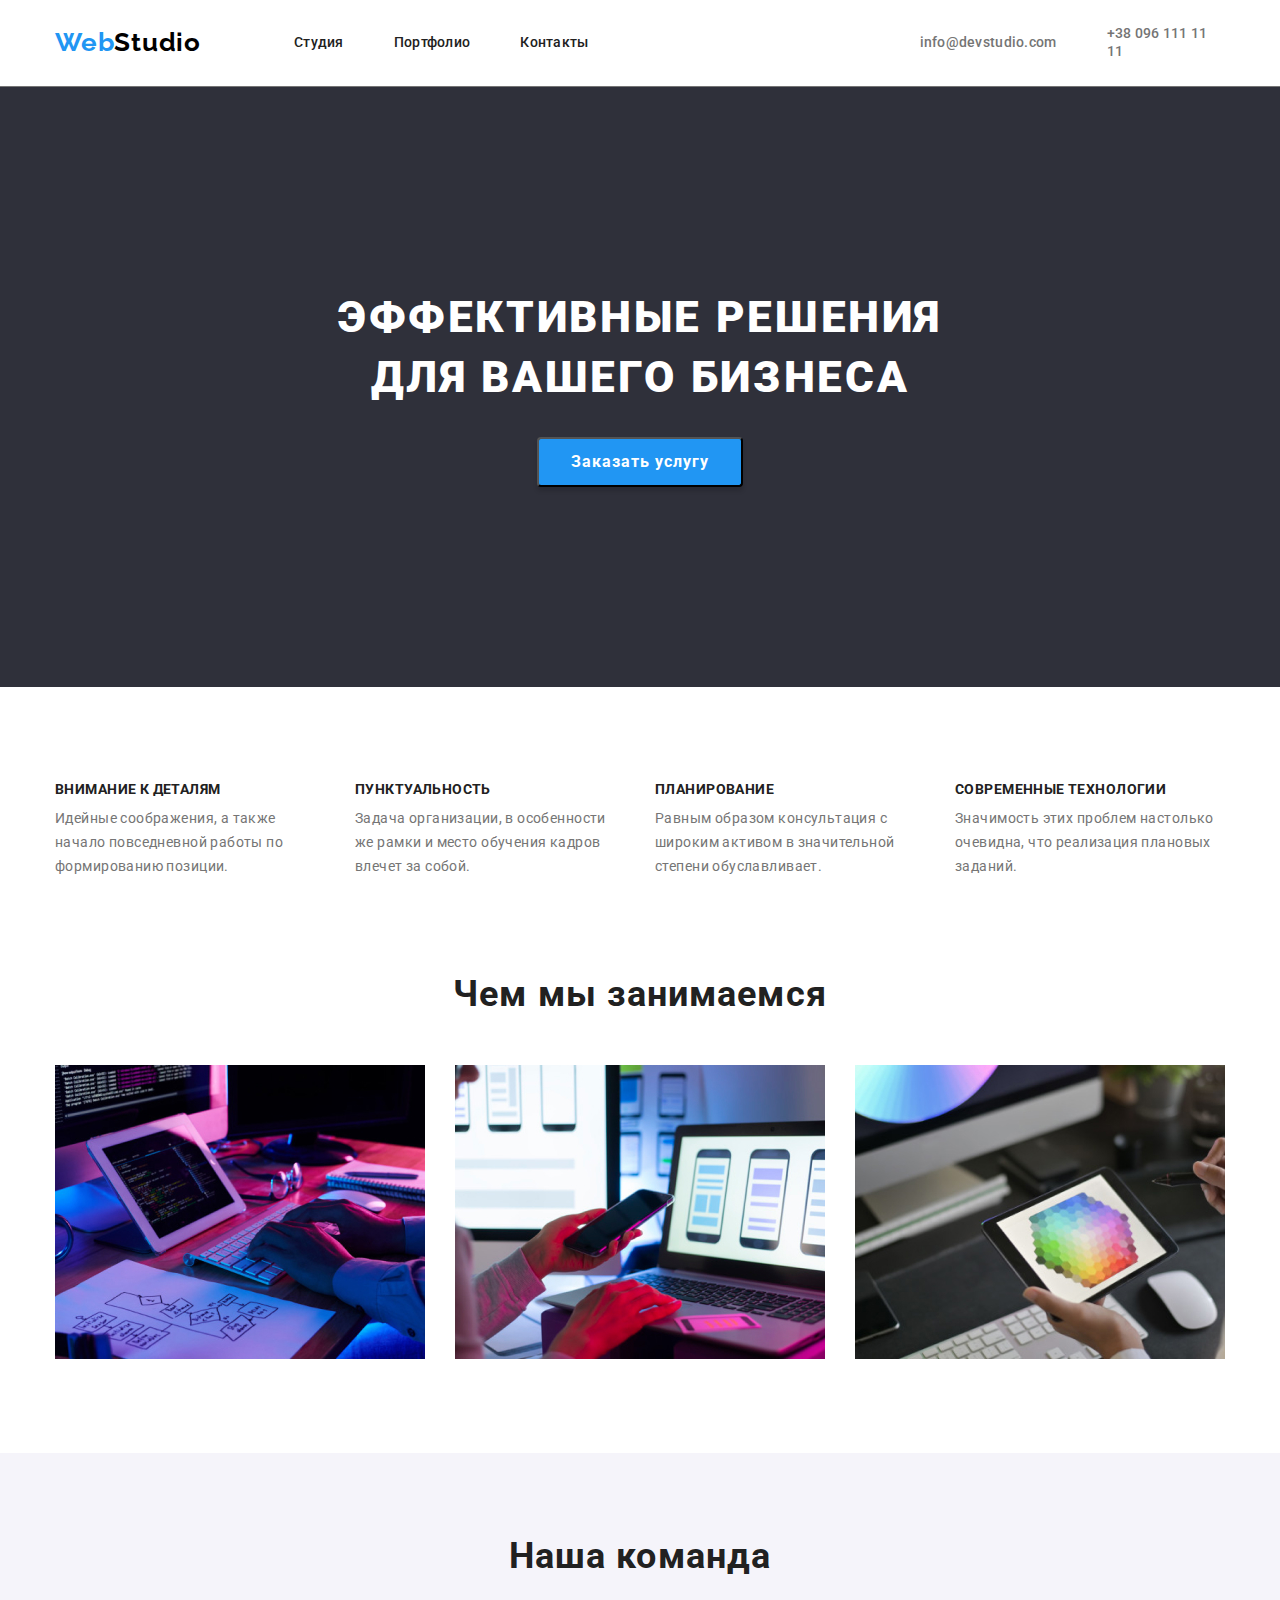
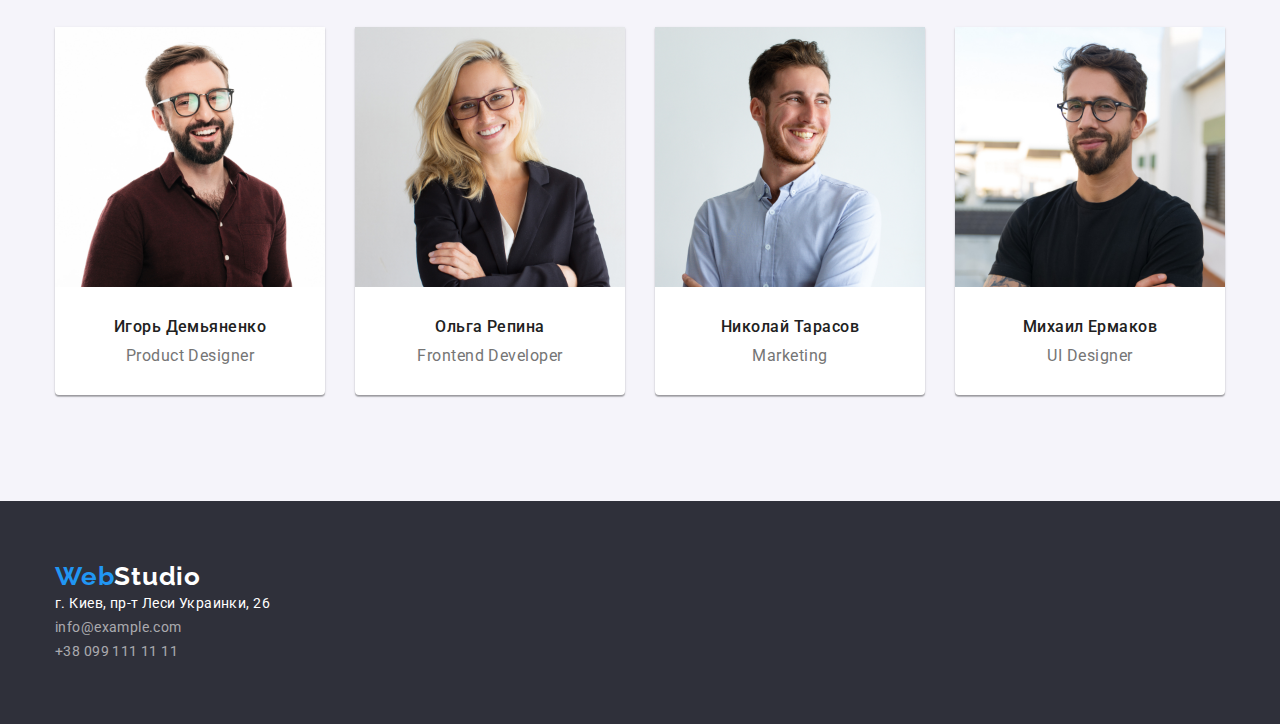
<file: index.html>
<!DOCTYPE html>
<html lang="ru">
<head>
    <meta charset="UTF-8">
    <meta name="viewport" content="width=device-width, initial-scale=1.0"/>
    <title>Студия</title>
    <link rel="preconnect" href="https://fonts.gstatic.com">
    <link href="https://fonts.googleapis.com/css2?family=Raleway:wght@700&family=Roboto:wght@400;500;700;900&display=swap"
        rel="stylesheet">
    <link rel="stylesheet" href="https://cdnjs.cloudflare.com/ajax/libs/modern-normalize/1.0.0/modern-normalize.min.css">
    
    <link rel="stylesheet" href="./css/style.css"/>
</head>
<body>
        <!--Шапка-->
    <header class="header">
        <div class="container">
            <nav class="header-nav">
                <p class="logo-item ">
                    <a class="logotype link" href="/index.html" aria-label="логотип сайта" lang="en"><span
                            class="logotype-text">Web</span>Studio</a>
                </p>
                <ul class="menu-nav list">
                    <li class="menu-nav-item"><a class="menu-nav-link-studio link" href="">Студия</a></li>
                    <li class="menu-nav-item"><a class="menu-nav-link-portfolio link" href="./portfolio.html">Портфолио</a></li>
                    <li class="menu-nav-item"><a class="menu-nav-link-contacts link" href="">Контакты</a></li>
                </ul>
                        
            <address class="address">
                <ul class="address-item list">
                    <li class="addres-contacts">
                        <a class="header-mail link" href="mailto:info@devstudio.com">info@devstudio.com</a>
                    </li>
                    <li class="addres-contacts">
                        <a class="header-tel link" href="tel:+380961111111">+38 096 111 11 11</a>
                    </li>
                </ul>
            </address>
            </nav>
        </div>
            
    </header>
    <main>
        <!--Герой-->
        <section class="hero">
            <div class="container">
            <h1 class="hero-title">Эффективные решения <br/>для вашего бизнеса</h1>
            <button class="modal-btn" type="button">Заказать услугу</button>
            </div>
        </section>
        <!--Особенности-->
        <section class="features">
            <div class="container">
            <h2 class="features-title">Особенности</h2>
            <ul class="features-list list">
                <li class="features-studios">
                    <h3 class="features-names">Внимание к деталям</h3>
                    <p class="features-information">Идейные соображения, а также начало повседневной работы по формированию позиции.</p>
                </li>
                <li class="features-studios">
                    <h3 class="features-names">Пунктуальность</h3>
                    <p class="features-information">Задача организации, в особенности же рамки и место обучения кадров влечет за собой.</p>
                </li>
                <li class="features-studios">
                    <h3 class="features-names">Планирование</h3>
                    <p class="features-information">Равным образом консультация с широким активом в значительной степени обуславливает.</p>
                </li>
                <li class="features-studios">
                    <h3 class="features-names">Современные технологии</h3>
                    <p class="features-information">Значимость этих проблем настолько очевидна, что реализация плановых заданий.</p>
                </li>
            </ul>
            </div>
        </section>
        <!--Чем мы занимаемся-->
        <section class="occupation">
            <div class="container">
            <h2 class="occupation-title">Чем мы занимаемся</h2>
            <ul class="occupation-list list">
                <li class="occupation-studios">
                    <img class="occupation-img" src="./images/page_1.jpg" alt="человек наберает текст на клавиатуре" width="370" height="294"/>
                </li>
                <li class="occupation-studios">
                    <img class="occupation-img" src="./images/page_2.jpg" alt="человек держит в руках мобильный телефон" width="370" height="294"/>
                </li>
                <li class="occupation-studios">
                    <img class="occupation-img" src="./images/page_3.jpg" alt="человек держит в руках планшет" width="370" height="294"/>
                </li>
            </ul>
            </div>
        </section>
        <!--Команда-->
        <section class="team">
            <div class="container">
            <h2 class="team-title">Наша команда</h2>
            <ul class="team-list list">
                <li class="team-people">
                    <img class="team-employee-photo" src="./images/team_1.jpg" alt="Игорь Демьяненко" width="270" height="260"/>
                    <h3 class="team-employee">Игорь Демьяненко</h3>
                    <p class="team-profession">Product Designer</p>
                </li>
                <li class="team-people">
                    <img class="team-employee-photo" src="./images/team_2.jpg" alt="Ольга Репина" width="270" height="260" />
                    <h3 class="team-employee">Ольга Репина</h3>
                    <p class="team-profession">Frontend Developer</p>
                </li>
                <li class="team-people">
                    <img class="team-employee-photo" src="./images/team_3.jpg" alt="Николай Тарасов" width="270" height="260" />
                    <h3 class="team-employee">Николай Тарасов</h3>
                    <p class="team-profession">Marketing</p>
                </li>
                <li class="team-people">
                    <img class="team-employee-photo" src="./images/team_4.jpg" alt="Михаил Ермаков" width="270" height="260" />
                    <h3 class="team-employee">Михаил Ермаков</h3>
                    <p class="team-profession">UI Designer</p>
                </li>
            </ul>
            </div>
        </section>
    </main>
    <!--Футер-->
    <footer class="footer">
        <div class="container">
        <p class="footer-logo">
            <a class="footer-logotype link" href="/index.html" aria-label="логотип сайта" lang="en"><span class="logotype-text">Web</span>Studio</a>
        </p>
        <address class="footer-address">
            <ul class="footer-list list">
                <li class="footer-item">
                     <a class="footer-maps link" href="https://goo.gl/maps/rqnTtYaNrmq5ux3MA" target="_blank">г. Киев, пр-т Леси Украинки, 26</a>
                </li>
                 <li class="footer-item">
                     <a class="footer-mail link" href="mailto:info@example.com">info@example.com</a>
                 </li>
                 <li class="footer-item">
                    <a class="footer-tel link" href="tel:+380991111111">+38 099 111 11 11</a>
                 </li>
            </ul>
        </address>
        </div>
    </footer>
</body>
</html>
</file>
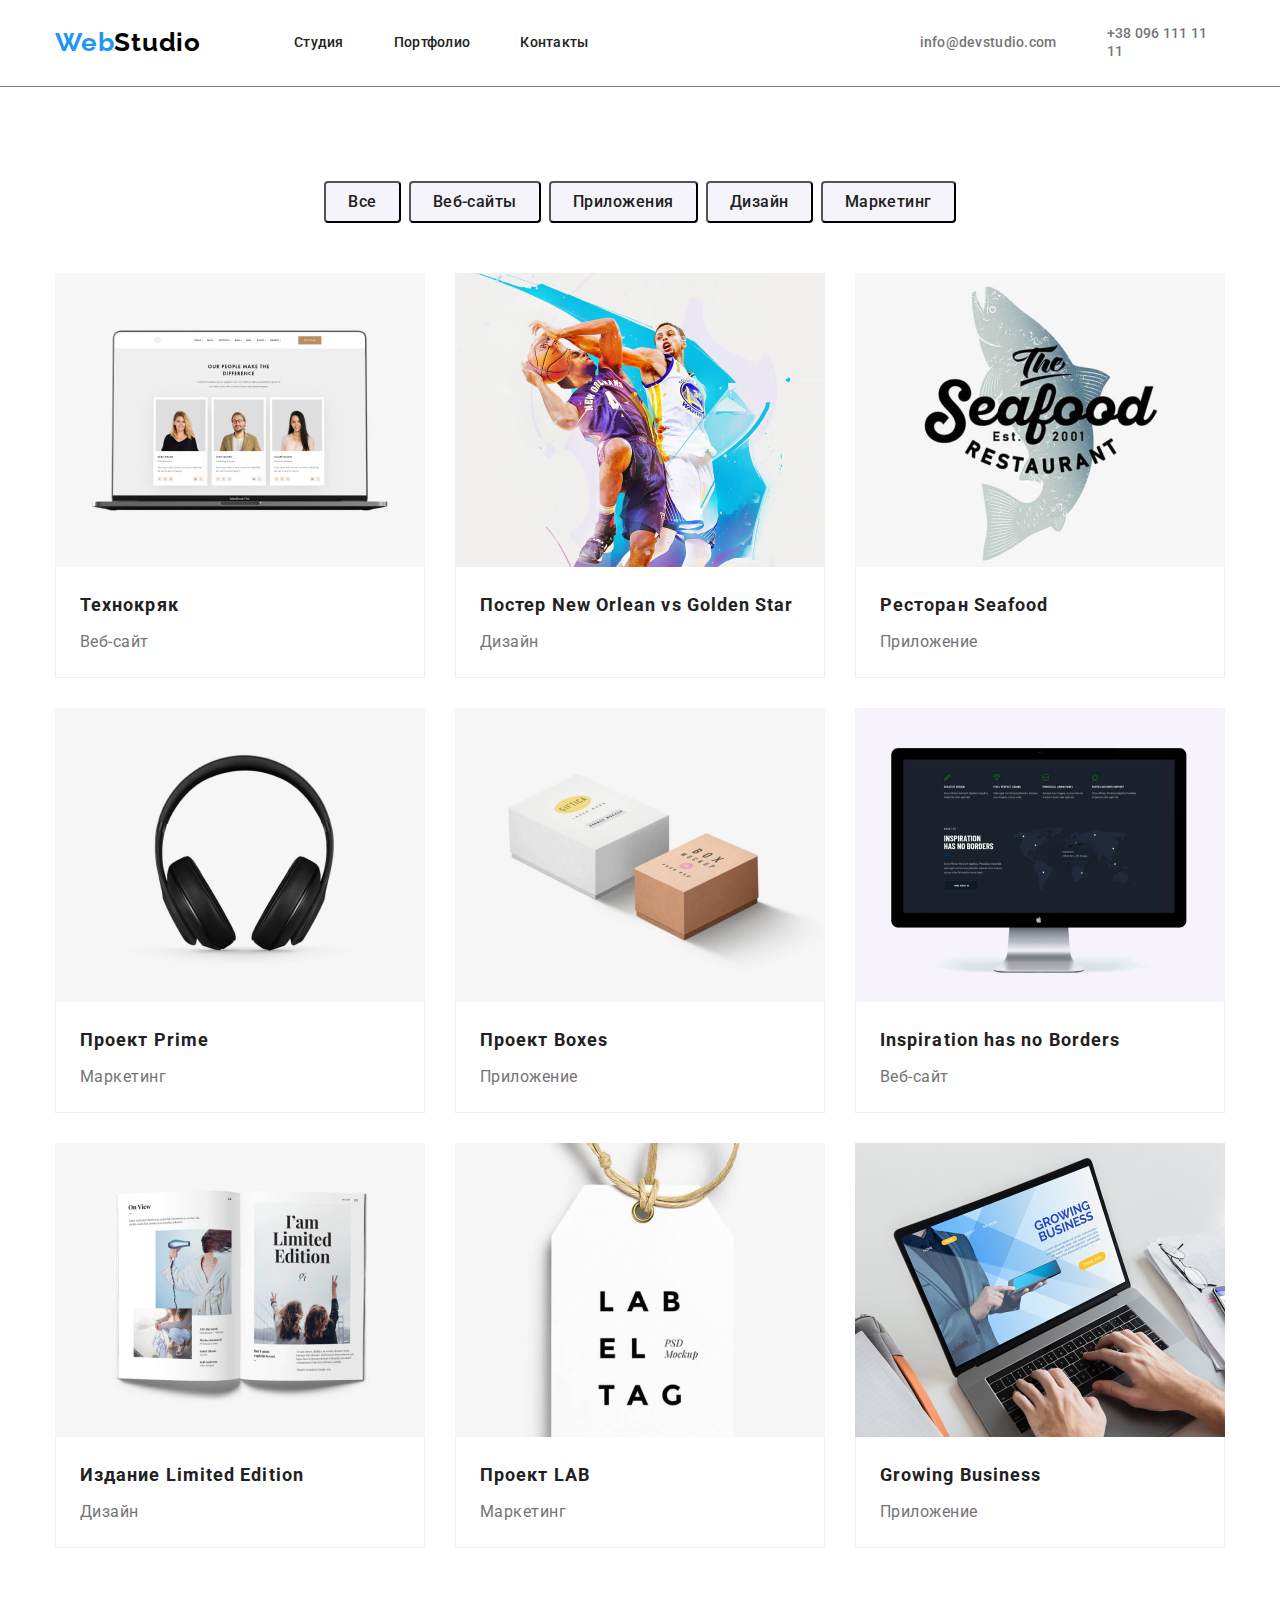
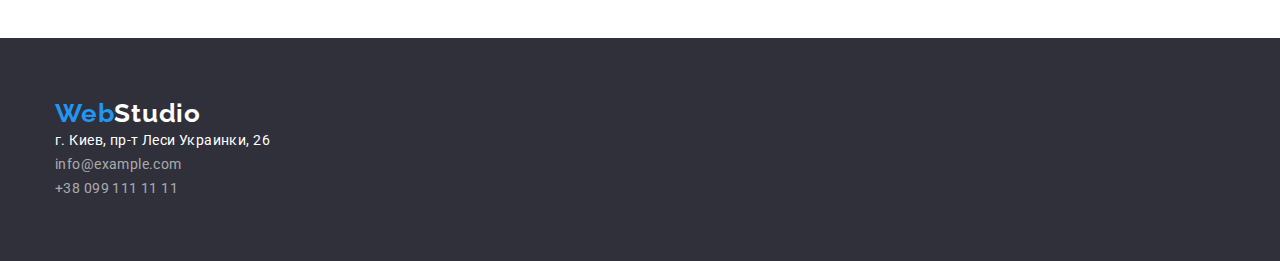
<file: portfolio.html>
<!DOCTYPE html>
<html lang="ru">

<head>
    <meta charset="UTF-8">
    <meta name="viewport" content="width=device-width, initial-scale=1.0" />
    <title>Портфолио</title>
    <link rel="preconnect" href="https://fonts.gstatic.com">
    <link href="https://fonts.googleapis.com/css2?family=Raleway:wght@700&family=Roboto:wght@400;500;700;900&display=swap"
        rel="stylesheet">
    <link rel="stylesheet" href="https://cdnjs.cloudflare.com/ajax/libs/modern-normalize/1.0.0/modern-normalize.min.css">
    
    <link rel="stylesheet" href="./css/style.css" />
</head>

<body>
    <!--Шапка-->
    <header class="header">
        <div class="container">
        <nav class="header-nav">
            <p class="logo-item">
                <a class="logotype link" href="/index.html" aria-label="логотип сайта" lang="en"><span
                        class="logotype-text">Web</span>Studio</a>
            </p>
            <ul class="menu-nav list">
                <li class="menu-nav-item"><a class="menu-nav-link-studio link" href="./index.html">Студия</a></li>
                <li class="menu-nav-item"><a class="menu-nav-link-portfolio link" href="./portfolio.html">Портфолио</a></li>
                <li class="menu-nav-item"><a class="menu-nav-link-contacts link" href="">Контакты</a></li>
            </ul>
        
        <address class="address">
            <ul class="address-item list">
                <li class="addres-contacts">
                    <a class="header-mail link" href="mailto:info@devstudio.com">info@devstudio.com</a>
                </li>
                <li class="addres-contacts">
                    <a class="header-tel link" href="tel:+380961111111">+38 096 111 11 11</a>
                </li>
            </ul>
        </address>
        </nav>
        </div>
    </header>
    <main>
        <section class="list-of-services">
            <div class="container">
        <!--Категории-->
            <ul class="category list">
                <li class="category-btn"><button class="category-btn-title" type="button">Все</button></li>
                <li class="category-btn"><button class="category-btn-title" type="button">Веб-сайты</button></li>
                <li class="category-btn"><button class="category-btn-title" type="button">Приложения</button></li>
                <li class="category-btn"><button class="category-btn-title" type="button">Дизайн</button></li>
                <li class="category-btn"><button class="category-btn-title" type="button">Маркетинг</button></li>
             </ul>
        <!--Перечень услуг-->
        
            <h2 class="services">Услуги</h2>
            <ul class="categories-of-services list">
                <li class="services-item">
                    <img class="services-img" src="./images/portfolio/picture_1.jpg" alt="Экран ноутбука с фото наша команда" width="370" height="294"/>
                   <div class="card-content">
                    <h3 class="services-title">Технокряк</h3>
                    <p class="services-name">Веб-сайт</p>
                    </div>
                </li>
                <li class="services-item">
                    <img class="services-img" src="./images/portfolio/picture_2.jpg" alt="Два игрока баскетбола с мячом" width="370" height="294"/>
                    <div class="card-content">
                    <h3 class="services-title">Постер New Orlean vs Golden Star</h3>
                    <p class="services-name">Дизайн</p>
                    </div>
                </li>
                <li class="services-item">
                    <img class="services-img" src="./images/portfolio/picture_3.jpg" alt="Одна большая морская рыба" width="370" height="294"/>
                    <div class="card-content">
                    <h3 class="services-title">Ресторан Seafood</h3>
                    <p class="services-name">Приложение</p>
                    </div>
                </li>
                <li class="services-item">
                    <img class="services-img" src="./images/portfolio/picture_4.jpg" alt="Наушники" width="370" height="294"/>
                    <div class="card-content">
                    <h3 class="services-title">Проект Prime</h3>
                    <p class="services-name">Маркетинг</p>
                    </div>
                </li>
                <li class="services-item">
                    <img class="services-img" src="./images/portfolio/picture_5.jpg" alt="Две коробки разных размеров" width="370" height="294"/>
                    <div class="card-content">
                    <h3 class="services-title">Проект Boxes</h3>
                    <p class="services-name">Приложение</p>
                    </div>
                </li>
                <li class="services-item">
                    <img class="services-img" src="./images/portfolio/picture_6.jpg" alt="Монитор с открытым сайтом" width="370" height="294"/>
                    <div class="card-content">
                    <h3 class="services-title">Inspiration has no Borders</h3>
                    <p class="services-name">Веб-сайт</p>
                    </div>
                </li>
                <li class="services-item">
                    <img class="services-img" src="./images/portfolio/picture_7.jpg" alt="Открытая книга" width="370" height="294"/>
                    <div class="card-content">
                    <h3 class="services-title">Издание Limited Edition</h3>
                    <p class="services-name">Дизайн</p>
                    </div>
                </li>
                <li class="services-item">
                    <img class="services-img" src="./images/portfolio/picture_8.jpg" alt="Бирка товара" width="370" height="294"/>
                    <div class="card-content">
                    <h3 class="services-title">Проект LAB</h3>
                    <p class="services-name">Маркетинг</p>
                    </div>
                </li>
                <li class="services-item">
                    <img class="services-img" src="./images/portfolio/picture_9.jpg" alt="Человек набирает на клавиатуре ноутбука" width="370" height="294"/>
                    <div class="card-content">
                    <h3 class="services-title">Growing Business</h3>
                    <p class="services-name">Приложение</p>
                    </div>
                </li>
            </ul>
            </div>
        </section>
    </main>
    <!--Футер-->
    <footer class="footer">
        <div class="container">
        <p class="footer-logo">
            <a class="footer-logotype link" href="/index.html" aria-label="логотип сайта" lang="en"><span
                    class="logotype-text">Web</span>Studio</a>
        </p>
        <address class="footer-address">
            <ul class="footer-list list">
                <li class="footer-item">
                    <a class="footer-maps link" href="https://goo.gl/maps/rqnTtYaNrmq5ux3MA" target="_blank">г. Киев, пр-т Леси
                        Украинки, 26</a>
                </li>
                <li class="footer-item">
                    <a class="footer-mail link" href="mailto:info@example.com">info@example.com</a>
                </li>
                <li class="footer-item">
                    <a class="footer-tel link" href="tel:+380991111111">+38 099 111 11 11</a>
                </li>
            </ul>
        </address>
        </div>
    </footer>
</body>

</html>
</file>
<file: css/style.css>
/* цвет основного текста #212121 */
/* цвет вторичного текста #757575 */
/* цвет акцента  #2196F3 */
/* цвет логотипа в хедере #000000 */
/* цвет логотипа в футере #FFFFFF */
/* цвет акцента в футере #FFFFFF */
/* цвет адреса в футере rgba(255, 255, 255, 0.6)*/
/* цвет тени кнопки в герои rgba(0, 0, 0, 0.15)*/
/* цвет кнопок в портфолио #f5f4fa */

:root {
  --primery-text-color: #212121;
  --secondary-text-color: #757575;
  --accent-color: #2196f3;
  --logo-color-heder: #000000;
  --logo-color-footer: #ffffff;
  --hero-color-title: #ffffff;
  --button-color-title: #ffffff;
  --accent-color-footer: #ffffff;
  --address-color-footer: rgba(255, 255, 255, 0.6);
  --primery-background-color: #ffffff;
  --section-background-color: #f5f4fa;
  --hero-background-color: #2f303a;
  --button-background-color: #2196f3;
  --footer-background-color: #2f303a;
  --button-color-shadow: rgba(0, 0, 0, 0.15);
  --button-background-color-portfolio: #f5f4fa;
  --border-color-pictures: #eeeeee;
  --pictures-background-color: #ffffff;
}
/*=================================  BODY  =========================*/
body {
  color: var(--primery-text-color);
  background-color: var(--primery-background-color);
  font-family: 'Roboto', sans-serif;
}
.list {
  list-style: none;
}
.link {
  text-decoration: none;
}
h1,
h2,
h3,
h4,
h5,
h6 {
  margin: 0;
}
ul,
ol {
  margin: 0;
  padding: 0;
}
p {
  margin: 0;
}
img {
  display: block;
  max-width: 100%;
  height: auto;
}
.address,
.footer-address {
  font-style: normal;
}
.container {
  width: 1200px;
  padding: 0 15px;
  margin: 0 auto;
}
/*=================================  END BODY  =========================*/

/*=================================  ШАПКА  =========================*/
.header {
  padding-top: 24px;
  padding-bottom: 25px;
  border-bottom: 1px solid var(--secondary-text-color);
}
.header .container {
  display: flex;
  align-items: center;
}
.header-nav {
  display: flex;
  align-items: center;
}
.menu-nav {
  display: flex;
  align-items: center;
}
.address {
  display: flex;
  margin-left: auto;
}
.address-item {
  display: flex;
  align-items: center;
}
.address-item .addres-contacts + .addres-contacts {
  margin-left: 50px;
}

.header .logotype {
  margin-right: 93px;
}
.menu-nav-item:not(:last-child) {
  margin-right: 50px;
}
.header .address {
  margin-left: 331px;
}
/*.addres-contacts:first-child {
  margin-right: 50px;
}*/

/*
.header .address {
  margin-left: auto;
}


*/
.logotype {
  color: var(--logo-color-heder);
  font-family: 'Raleway', sans-serif;
  font-weight: 700;
  font-size: 26px;
  line-height: 1.192;
  /* identical to box height */

  letter-spacing: 0.03em;
}
.logotype-text {
  color: var(--accent-color);
}
.logotype:hover,
.logotype:focus {
  color: var(--accent-color);
}
.menu-nav-link-studio,
.menu-nav-link-portfolio,
.menu-nav-link-contacts {
  font-family: 'Roboto', sans-serif;
  font-weight: 500;
  font-size: 14px;
  line-height: 1.143;
  letter-spacing: 0.02em;
  color: var(--primery-text-color);
}
.menu-nav-link-studio:hover,
.menu-nav-link-studio:focus,
.menu-nav-link-studio:active {
  color: var(--accent-color);
}
.menu-nav-link-portfolio:hover,
.menu-nav-link-portfolio:focus,
.menu-nav-link-portfolio:active {
  color: var(--accent-color);
}
.menu-nav-link-contacts:hover,
.menu-nav-link-contacts:focus,
.menu-nav-link-contacts:active {
  color: var(--accent-color);
}

.header-mail,
.header-tel {
  font-family: 'Roboto', sans-serif;
  font-weight: 500;
  font-size: 14px;
  line-height: 1.143;
  letter-spacing: 0.02em;
  color: var(--secondary-text-color);
}
.header-mail:hover,
.header-mail:focus,
.header-mail:active {
  color: var(--accent-color);
}
.header-tel:hover,
.header-tel:focus,
.header-tel:active {
  color: var(--accent-color);
}
/*=================================  END ШАПКА  =========================*/

/*=================================  ГЕРОЙ  =========================*/
.hero {
  background-color: var(--hero-background-color);
  padding-top: 200px;
  padding-bottom: 200px;
}
.hero .container {
  display: flex;
  align-items: center;
  flex-direction: column;
}
.hero-title {
  font-family: 'Roboto', sans-serif;
  font-weight: 900;
  font-size: 44px;
  line-height: 1.364;
  /* or 136% */

  min-width: 696px;
  height: 120px;
  text-align: center;
  letter-spacing: 0.06em;
  text-transform: uppercase;

  color: var(--hero-color-title);
  margin-bottom: 30px;
}
.modal-btn {
  min-width: 200px;
  height: 50px;
  box-shadow: 0px 4px 4px var(--button-color-shadow);
  border-radius: 4px;
  font-family: 'Roboto', sans-serif;
  font-weight: 700;
  font-size: 16px;
  line-height: 1.875;
  /* identical to box height, or 187% */

  display: flex;
  align-items: center;
  justify-content: center;
  letter-spacing: 0.06em;

  color: var(--button-color-title);
  background-color: var(--button-background-color);
  cursor: pointer;
  padding: 10px 32px;
}
.modal-btn:hover,
.modal-btn:focus,
.modal-btn:active {
  color: var(--primery-text-color);
}
/*================================= END ГЕРОЙ  =========================*/

/*=================================  ОСОБЕННОСТИ  =========================*/
.features {
  padding-top: 94px;
  padding-bottom: 94px;
}
.features .container {
  display: flex;
}
.features-list {
  display: flex;
  flex-wrap: wrap;
}
.features-studios {
  width: 270px;
}
.features-studios:not(:last-child) {
  margin-right: 30px;
}
.features-title {
  display: none;
}
.features-names {
  font-family: 'Roboto', sans-serif;
  font-weight: 700;
  font-size: 14px;
  line-height: 1.143;
  letter-spacing: 0.03em;
  text-transform: uppercase;

  color: var(--primery-text-color);
  margin-bottom: 10px;
}
.features-information {
  font-family: 'Roboto', sans-serif;
  font-weight: 400;
  font-size: 14px;
  line-height: 1.714;
  /* or 171% */

  letter-spacing: 0.03em;

  color: var(--secondary-text-color);
}
/*=================================  END ОСОБЕННОСТИ  =========================*/

/*=================================  ЧЕМ МЫ ЗАНИМАЕМСЯ  =========================*/
.occupation {
  padding-bottom: 94px;
}
.occupation-title {
  font-family: 'Roboto', sans-serif;
  font-weight: 700;
  font-size: 36px;
  line-height: 1.167;
  text-align: center;
  letter-spacing: 0.03em;

  color: var(--primery-text-color);
  display: inline-block;
  min-width: 377px;
  margin-bottom: 50px;
}
.occupation .container {
  text-align: center;
}
.occupation-list {
  display: flex;
  flex-wrap: wrap;
}
.occupation-studios:not(:last-child) {
  margin-right: 30px;
}

/*=================================  END ЧЕМ МЫ ЗАНИМАЕМСЯ  =========================*/

/*=================================  НАША КОМАНДА  =========================*/
.team {
  background-color: var(--section-background-color);
  padding-top: 82px;
  padding-bottom: 106px;
}
.team .container {
  text-align: center;
}

.team-list {
  display: flex;
}
.team-people:not(:last-child) {
  margin-right: 30px;
}
.team-people {
  background-color: var(--pictures-background-color);
  /* material shadow v1 */

  box-shadow: 0px 1px 3px rgba(0, 0, 0, 0.12), 0px 1px 1px rgba(0, 0, 0, 0.14),
    0px 2px 1px rgba(0, 0, 0, 0.2);
  border-radius: 0px 0px 4px 4px;
}
.team-title {
  font-family: 'Roboto', sans-serif;
  font-weight: 700;
  font-size: 36px;
  line-height: 1.167;
  letter-spacing: 0.03em;

  color: var(--primery-text-color);
  display: inline-block;
  min-width: 264px;
  margin-bottom: 50px;
}
.team-employee {
  font-family: 'Roboto', sans-serif;
  font-weight: 500;
  font-size: 16px;
  line-height: 1.188;
  /* identical to box height */

  letter-spacing: 0.03em;
  color: var(--primery-text-color);
  text-align: center;
  margin-top: 30px;
  margin-bottom: 10px;
}
.team-profession {
  font-family: Roboto;
  font-weight: 400;
  font-size: 16px;
  line-height: 1.188;
  /* identical to box height */

  letter-spacing: 0.03em;

  color: var(--secondary-text-color);
  text-align: center;
  margin-bottom: 30px;
}
/*=================================  END НАША КОМАНДА  =========================*/

/*=================================  ФУТЕР  =========================*/
.footer {
  background-color: var(--footer-background-color);
  padding-top: 60px;
  padding-bottom: 60px;
}

.footer-logotype {
  font-family: 'Raleway', sans-serif;
  font-weight: 700;
  font-size: 26px;
  line-height: 1.192;
  /* identical to box height */

  letter-spacing: 0.03em;

  color: var(--accent-color-footer);
}
.footer-logotype:hover,
.footer-logotype:focus {
  color: var(--accent-color);
}
.footer-maps {
  font-family: 'Roboto', sans-serif;
  font-weight: 400;
  font-size: 14px;
  line-height: 1.714;
  /* or 171% */

  letter-spacing: 0.03em;

  color: var(--accent-color-footer);
}
.footer-mail,
.footer-tel {
  font-family: 'Roboto', sans-serif;
  font-weight: 400;
  font-size: 14px;
  line-height: 1.714;
  /* or 171% */

  letter-spacing: 0.03em;

  color: var(--address-color-footer);
}

/*=================================  END ФУТЕР  =========================*/

/*=================================  ПОРТФОЛИО  =========================*/

/*=================================  ПОРТФОЛИО КАТЕГОРИИ  =========================*/
.category-btn-title {
  font-family: 'Roboto', sans-serif;
  font-weight: 500;
  font-size: 16px;
  line-height: 1.625;
  /* identical to box height, or 162% */

  text-align: center;
  letter-spacing: 0.03em;

  color: var(--primery-text-color);
}
.category-btn-title:hover,
.category-btn-title:focus,
.category-btn-title:active {
  color: var(--button-color-title);
  background-color: var(--button-background-color);
}
.list-of-services {
  padding-top: 94px;
  padding-bottom: 90px;
}
.list-of-services .container {
  display: flex;
  flex-wrap: wrap;
  justify-content: center;
}
.category {
  display: flex;
  padding-bottom: 50px;
}
.category-btn:not(:last-child) {
  margin-right: 8px;
}
.category-btn-title {
  padding: 6px 22px;
  background-color: var(--button-background-color-portfolio);
  border-radius: 4px;
}

/*=================================  END ПОРТФОЛИО КАТЕГОРИИ  =========================*/

/*=================================  ПОРТФОЛИО УСЛУГИ  =========================*/
.services {
  display: none;
}
.card-content {
  padding-left: 24px;
  padding-right: 24px;
  padding-bottom: 20px;
  padding-top: 20px;
  background: var(--primery-background-color);
  border-left: 1px solid var(--border-color-pictures);
  border-right: 1px solid var(--border-color-pictures);
  border-bottom: 1px solid var(--border-color-pictures);
}
.services-title {
  font-family: 'Roboto', sans-serif;
  font-weight: 700;
  font-size: 18px;
  line-height: 2;
  /* identical to box height, or 200% */

  letter-spacing: 0.06em;
  color: var(--primery-text-color);
  margin-bottom: 4px;
}
.services-name {
  font-family: 'Roboto', sans-serif;
  font-weight: 400;
  font-size: 16px;
  line-height: 1.875;
  /* identical to box height, or 187% */

  letter-spacing: 0.03em;
  color: var(--secondary-text-color);
}
.categories-of-services {
  display: flex;
  flex-wrap: wrap;
}
.services-item {
  margin-bottom: 30px;
  margin-right: 30px;
}
.services-item:nth-child(3n) {
  margin-right: 0;
}
.services-item:nth-last-child(-n + 3) {
  margin-bottom: 0;
}

/*=================================  END ПОРТФОЛИО УСЛУГИ  =========================*/ ;
</file>
